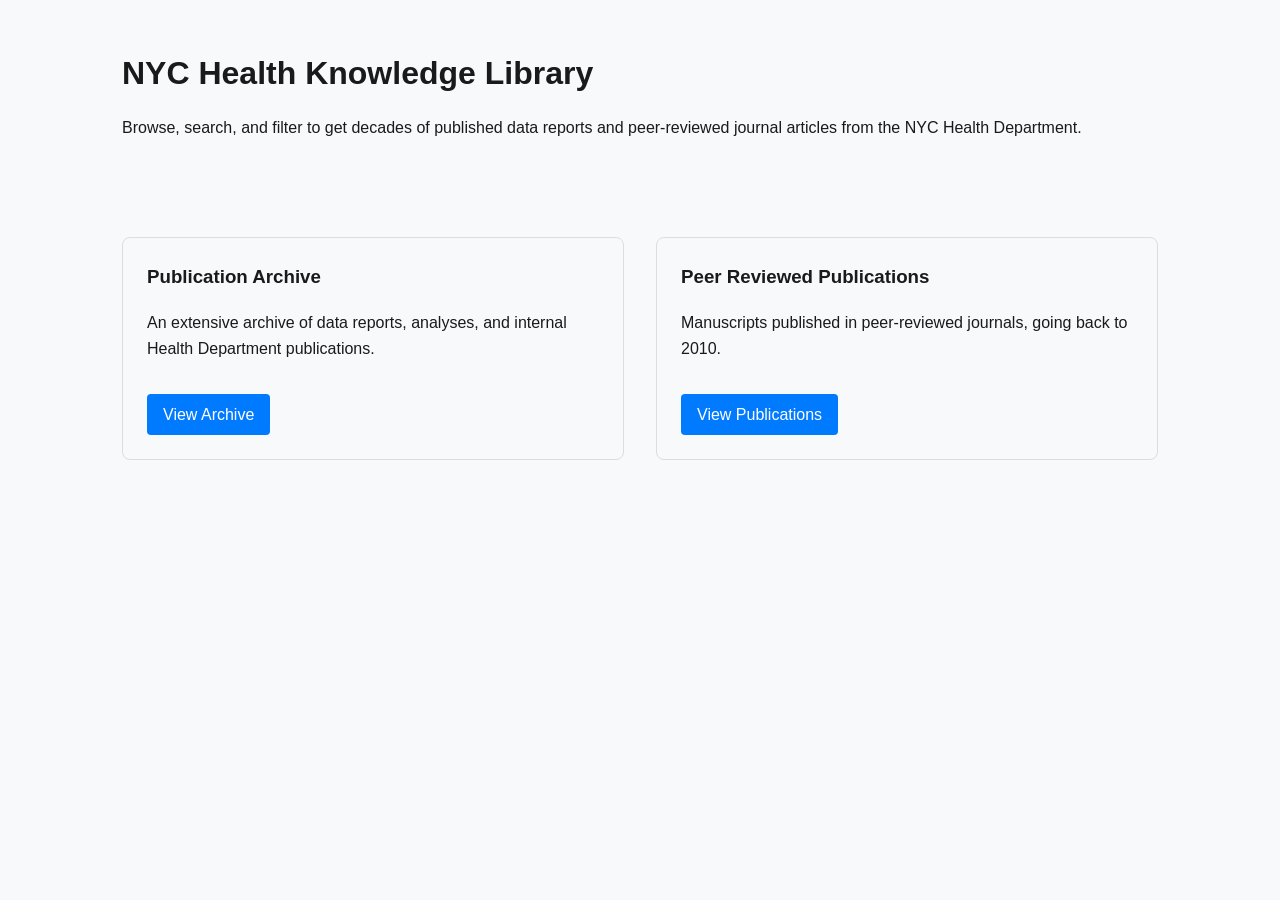
<file: index.html>
<!DOCTYPE html>
<html lang="en">
<head>
  <meta charset="UTF-8" />
  <meta name="viewport" content="width=device-width, initial-scale=1.0" />
  <title>NYC Health Knowledge Library:</title>
  <link rel="stylesheet" href="styles.css" />
  <style>
    .cards {
      display: grid;
      grid-template-columns: repeat(2, minmax(0, 1fr));
      gap: 2rem;
      width: 100%;
      max-width: 1100px;
      margin: 2rem auto 0;
    }
    .card {
      border: 1px solid #ddd;
      border-radius: 8px;
      padding: 1.5rem;
      text-align: left;
      transition: box-shadow 0.3s;
      width: 100%;
    }
    .card:hover {
      box-shadow: 0 4px 8px rgba(0,0,0,0.1);
    }
    .card h3 {
      margin-top: 0;
    }
    .card a {
      display: inline-block;
      margin-top: 1rem;
      padding: 0.5rem 1rem;
      background-color: #007bff;
      color: white;
      text-decoration: none;
      border-radius: 4px;
    }
    .card a:hover {
      background-color: #0056b3;
    }
    @media (max-width: 760px) {
      .cards {
        grid-template-columns: 1fr;
      }
    }
  </style>
</head>
<body>

<header>
  <h1>NYC Health Knowledge Library</h1>
  <p>Browse, search, and filter to get decades of published data reports and peer-reviewed journal articles from the NYC Health Department.</p>
</header>

<main>
  <div class="cards">
    <div class="card">
      <h3>Publication Archive</h3>
      <p>An extensive archive of data reports, analyses, and internal Health Department publications.</p>
      <a href="pdf.html">View Archive</a>
    </div>
    <div class="card">
      <h3>Peer Reviewed Publications</h3>
      <p>Manuscripts published in peer-reviewed journals, going back to 2010.</p>
      <a href="peer.html">View Publications</a>
    </div>
  </div>
</main>

</body>
</html>
</file>
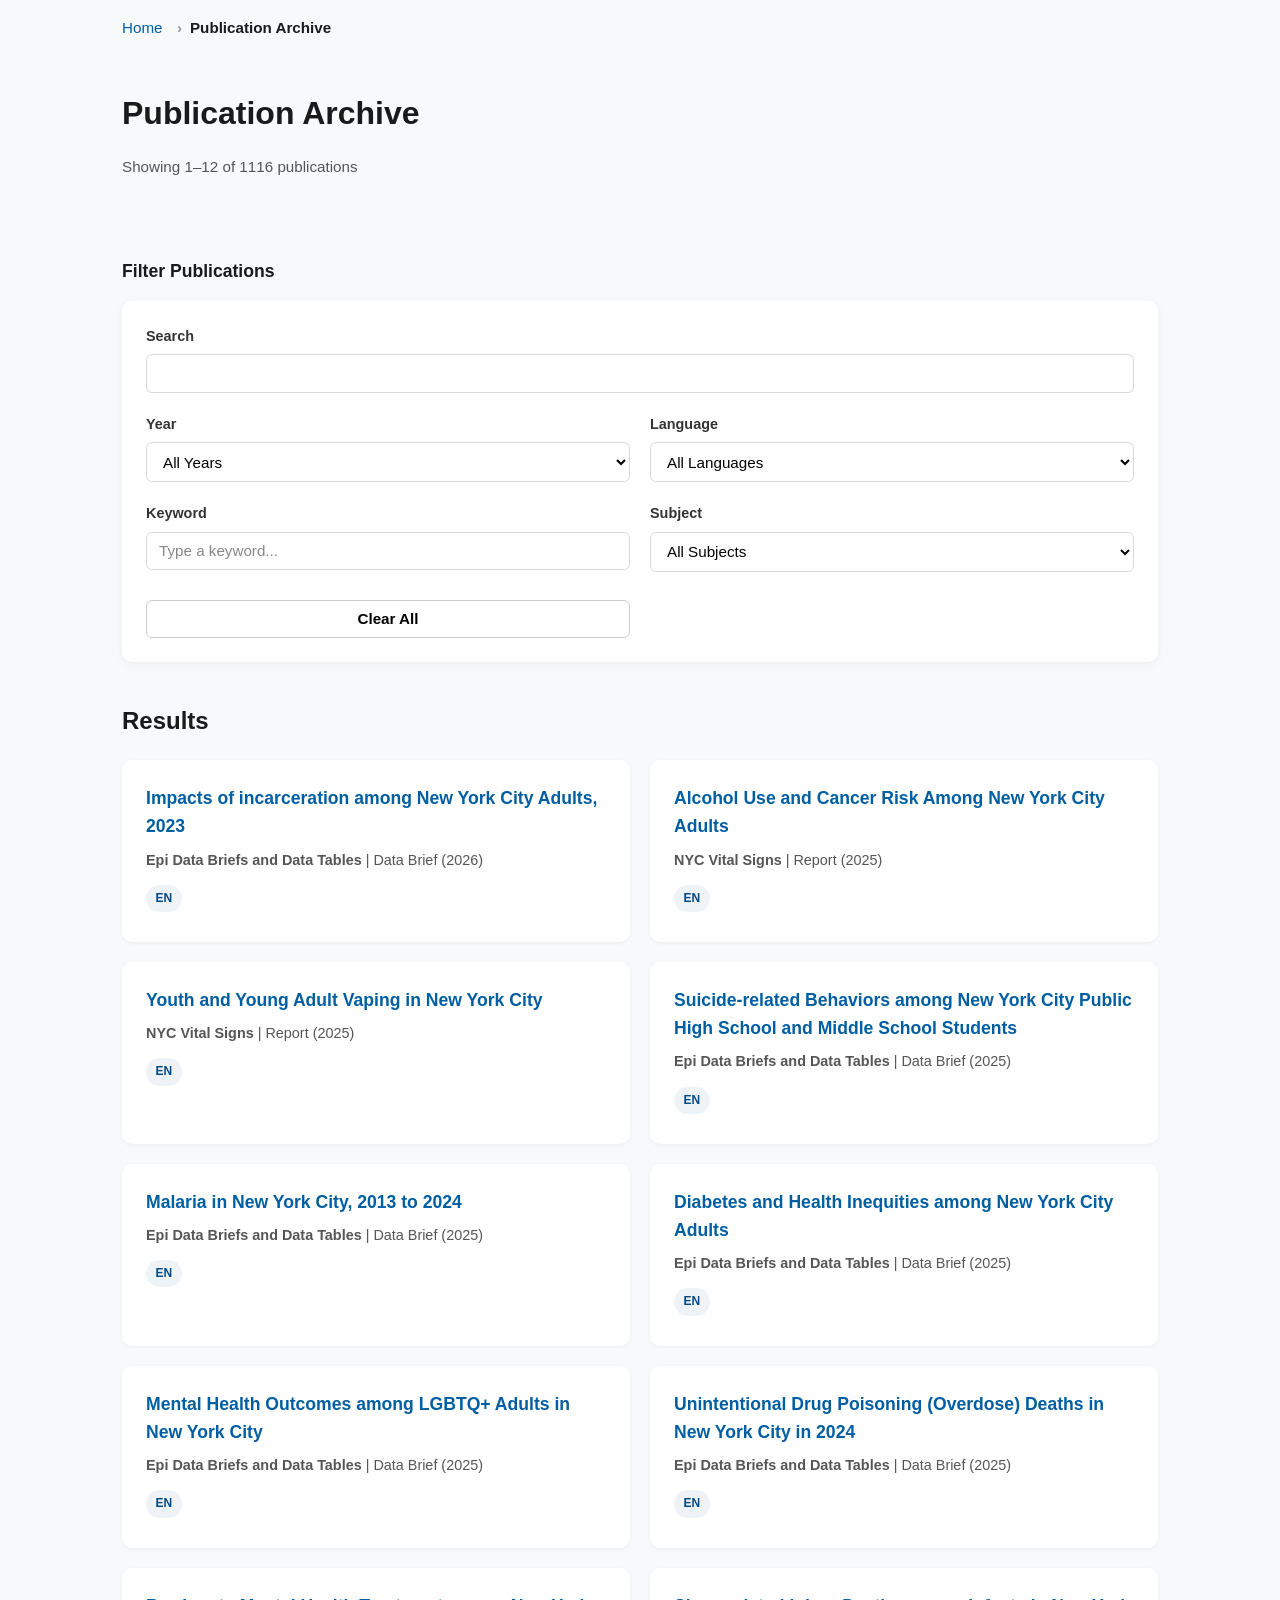
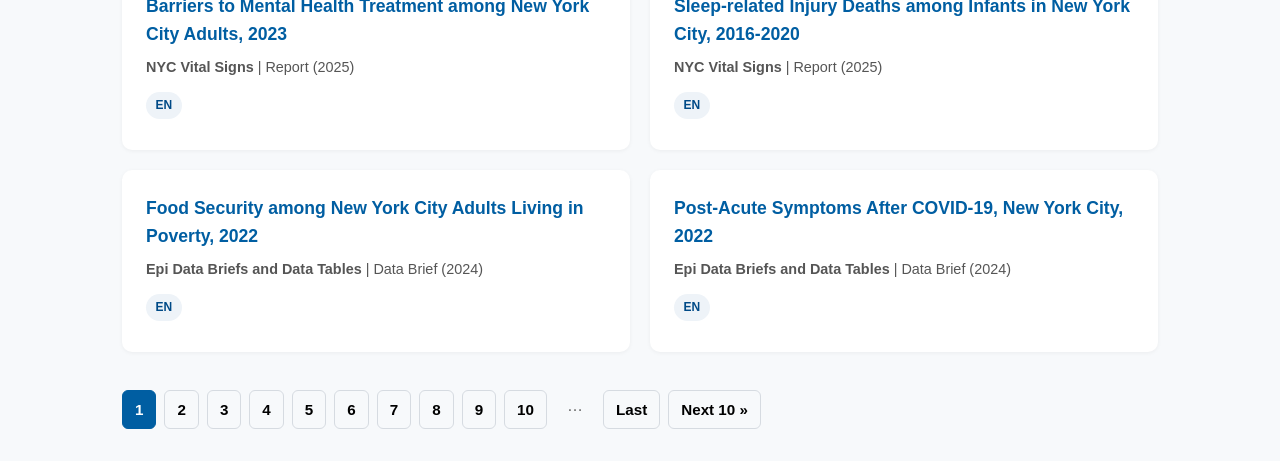
<file: pdf.html>
<!DOCTYPE html>
<html lang="en">
<head>
  <meta charset="UTF-8" />
  <meta name="viewport" content="width=device-width, initial-scale=1.0" />
  <title>NYC Health Knowledge Library: Publication Archive</title>
  <link rel="stylesheet" href="styles.css" />
</head>
<body>

<nav class="breadcrumbs" aria-label="Breadcrumb">
  <ol>
    <li><a href="index.html">Home</a></li>
    <li aria-current="page">Publication Archive</li>
  </ol>
</nav>

<header>
  <h1>Publication Archive</h1>
  <p id="results-count" aria-live="polite"></p>
</header>

<main>

  <!-- Filters -->
  <section aria-labelledby="filters-heading">
    <h2 id="filters-heading">Filter Publications</h2>

    <form id="filters">

      <label for="search-input">
        Search
        <input type="search" id="search-input" />
      </label>

      <label for="year-filter">
        Year
        <select id="year-filter">
          <option value="">All Years</option>
        </select>
      </label>

      <label for="language-filter">
        Language
        <select id="language-filter">
          <option value="">All Languages</option>
        </select>
      </label>

      <label for="keyword-filter">
        Keyword
        <input
          type="search"
          id="keyword-filter"
          placeholder="Type a keyword..."
        />
      </label>

      <label for="subject-filter">
        Subject
        <select id="subject-filter">
          <option value="">All Subjects</option>
        </select>
      </label>

      <button type="button" id="clear-filters">
        Clear All
      </button>

    </form>
  </section>

  <!-- Results -->
  <section aria-labelledby="results-heading">
    <h2 id="results-heading">Results</h2>

    <ul id="results-list"></ul>

    <nav aria-label="Pagination">
      <div id="pagination"></div>
    </nav>

  </section>

</main>

<script src="pdf.js"></script>
</body>
</html>
</file>
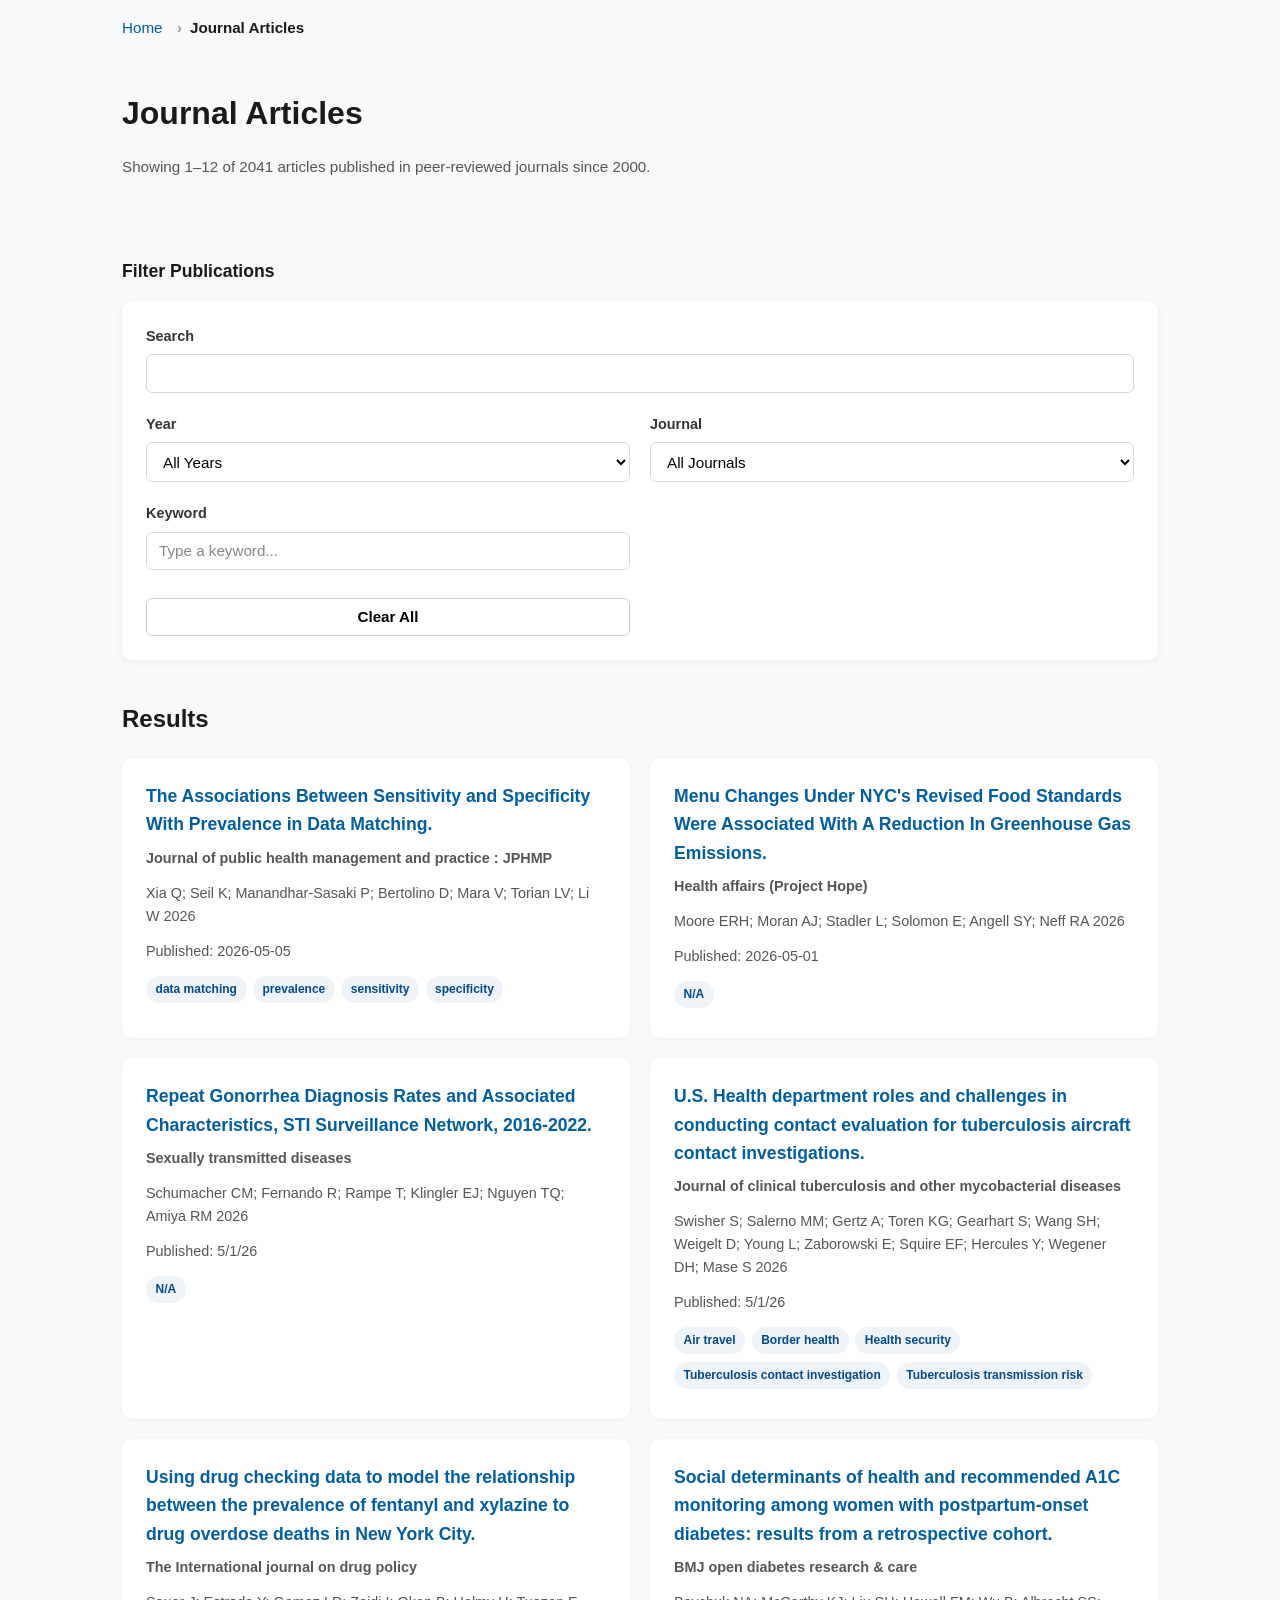
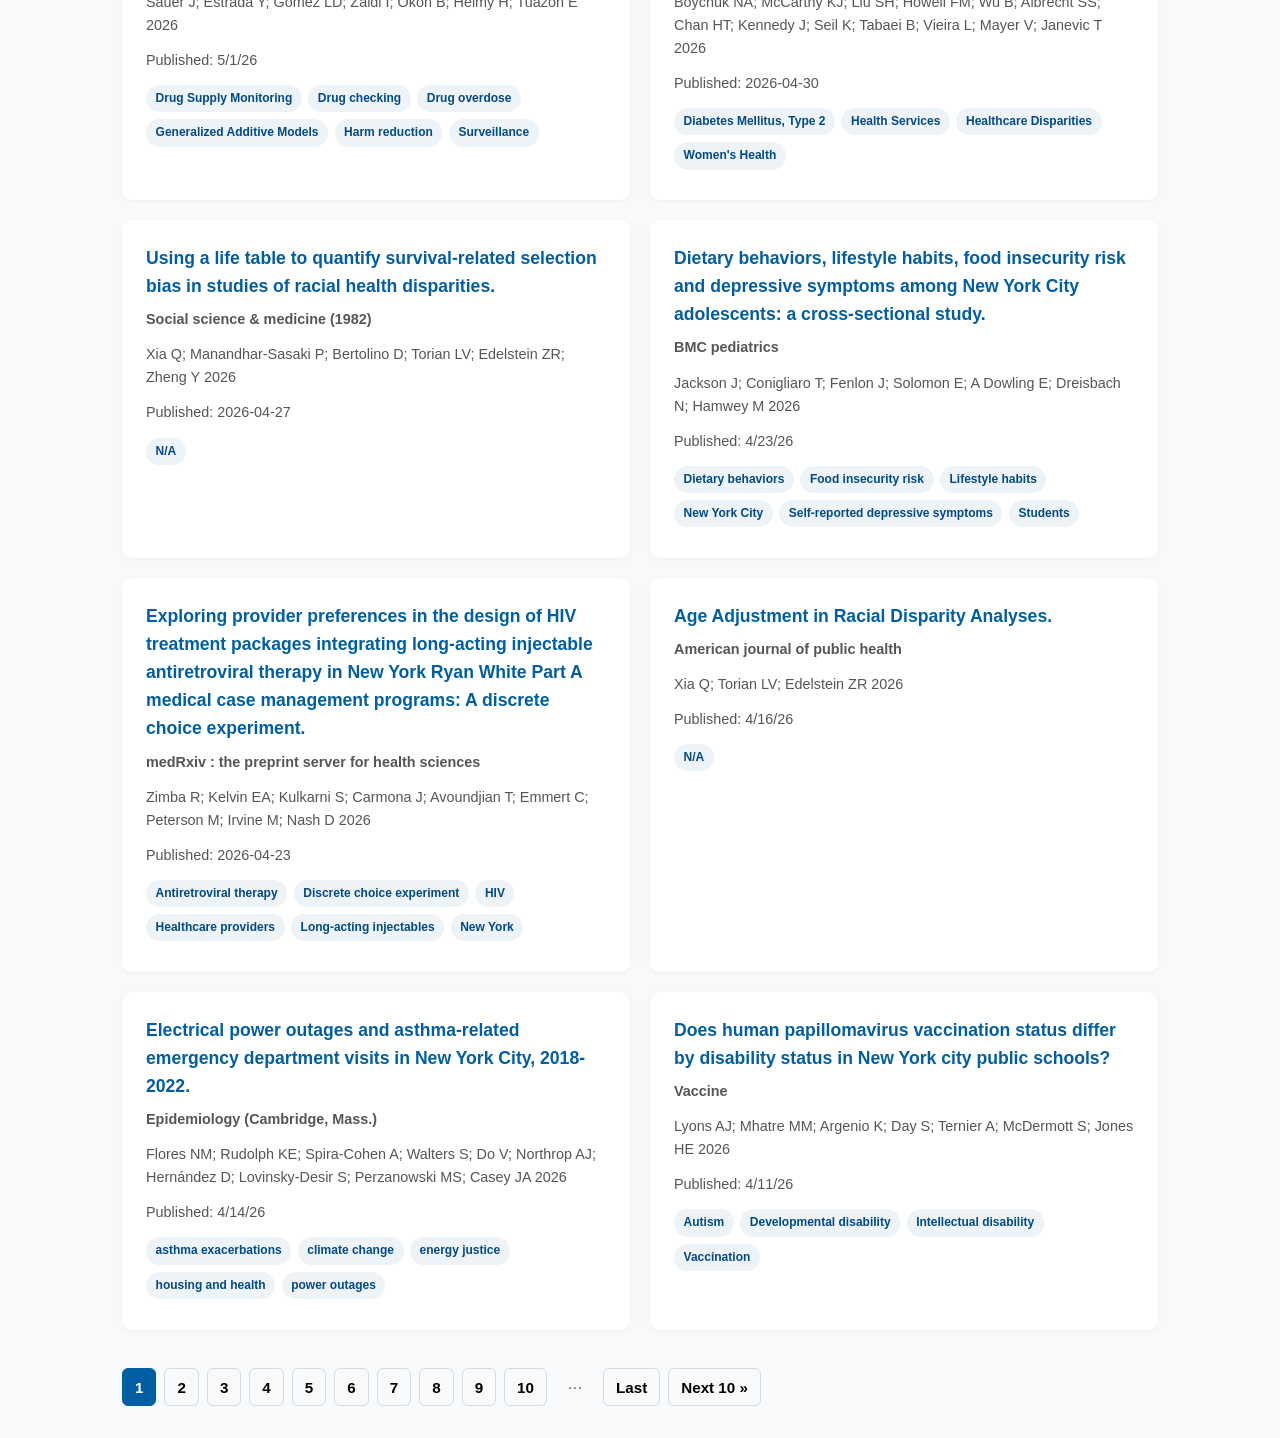
<file: peer.html>
<!DOCTYPE html>
<html lang="en">
<head>
  <meta charset="UTF-8" />
  <meta name="viewport" content="width=device-width, initial-scale=1.0" />
  <title>NYC Health Knowledge Library: Journal Articles</title>
  <link rel="stylesheet" href="styles.css" />
</head>
<body>

<nav class="breadcrumbs" aria-label="Breadcrumb">
  <ol>
    <li><a href="index.html">Home</a></li>
    <li aria-current="page">Journal Articles</li>
  </ol>
</nav>

<header>
  <h1>Journal Articles</h1>
  <p id="results-count" aria-live="polite"></p>
</header>

<main>

  <!-- Filters -->
  <section aria-labelledby="filters-heading">
    <h2 id="filters-heading">Filter Publications</h2>

    <form id="filters">

      <label for="search-input">
        Search
        <input type="search" id="search-input" />
      </label>

      <label for="year-filter">
        Year
        <select id="year-filter">
          <option value="">All Years</option>
        </select>
      </label>

      <label for="journal-filter">
        Journal
        <select id="journal-filter">
          <option value="">All Journals</option>
        </select>
      </label>

      <label for="keyword-filter">
        Keyword
        <input
          type="search"
          id="keyword-filter"
          placeholder="Type a keyword..."
        />
      </label>

      <button type="button" id="clear-filters">
        Clear All
      </button>

    </form>
  </section>

  <!-- Results -->
  <section aria-labelledby="results-heading">
    <h2 id="results-heading">Results</h2>

    <ul id="results-list"></ul>

    <nav aria-label="Pagination">
      <div id="pagination"></div>
    </nav>

  </section>

</main>

<script src="peer.js"></script>
</body>
</html>
</file>
<file: styles.css>
/* =========================
   Base Reset
========================= */
* {
  box-sizing: border-box;
}

body {
  font-family: -apple-system, BlinkMacSystemFont, "Segoe UI", Roboto, sans-serif;
  margin: 0;
  background: #f7f9fb;
  color: #1a1a1a;
  line-height: 1.6;
}

/* =========================
   Layout Container
========================= */
header,
main {
  max-width: 1100px;
  margin: 0 auto;
  padding: 2rem;
}

/* =========================
   Header
========================= */
.breadcrumbs {
  max-width: 1100px;
  margin: 0 auto;
  padding: 1rem 2rem 0;
}

.breadcrumbs ol {
  list-style: none;
  display: flex;
  flex-wrap: wrap;
  gap: 0.4rem;
  margin: 0;
  padding: 0;
  font-size: 0.95rem;
  color: #555;
}

.breadcrumbs li {
  display: flex;
  align-items: center;
}

.breadcrumbs li + li::before {
  content: "›";
  margin: 0 0.5rem;
  color: #999;
}

.breadcrumbs a {
  color: #005ea2;
  text-decoration: none;
}

.breadcrumbs a:hover {
  text-decoration: underline;
}

.breadcrumbs [aria-current="page"] {
  color: #1a1a1a;
  font-weight: 600;
}

header {
  padding-top: 3rem;
  padding-bottom: 1rem;
}

h1 {
  margin: 0 0 0.5rem 0;
  font-size: 2rem;
}

#results-count {
  color: #555;
  font-size: 0.95rem;
}

/* =========================
   Filter Section
========================= */

#filters-heading {
  margin-bottom: 1rem;
  font-size: 1.1rem;
}

#filters {
  display: grid;
  grid-template-columns: repeat(2, minmax(0, 1fr));
  gap: 1.25rem;
  margin-bottom: 2.5rem;
  padding: 1.5rem;
  background: white;
  border-radius: 10px;
  box-shadow: 0 2px 8px rgba(0,0,0,0.05);
  align-items: start;
}

/* Search spans full width */
#filters label:first-child {
  grid-column: 1 / -1;
}

/* Prevent grid overflow */
#filters label {
  min-width: 0;
  display: flex;
  flex-direction: column;
  font-weight: 600;
  font-size: 0.9rem;
  color: #333;
}

/* Form Controls */
input,
select,
button {
  margin-top: 0.4rem;
  padding: 0.6rem 0.75rem;
  border: 1px solid #d6dbe1;
  border-radius: 6px;
  font-size: 0.95rem;
  background: #fff;
}

#filters input,
#filters select {
  width: 100%;
  min-width: 0;
}

input::placeholder {
  color: #888;
}

button {
  font-weight: 600;
  cursor: pointer;
  background: transparent;
}

button:hover {
  background: #eef3f8;
}

/* Clear button full width */
#clear-filters {
  grid-column: 1 / 1;
  align-self: start;
  margin-top: 0.5rem;
  border: 1px solid #ccc;
}

/* Focus Styles */
input:focus,
select:focus,
button:focus {
  outline: none;
  border-color: #005ea2;
  box-shadow: 0 0 0 2px rgba(0,94,162,0.15);
}

/* =========================
   Results Section
========================= */

#results-list {
  list-style: none;
  padding: 0;
  display: grid;
  gap: 1.25rem;
}

/* Card */
.result-item {
  background: white;
  padding: 1.5rem;
  border-radius: 10px;
  box-shadow: 0 1px 4px rgba(0,0,0,0.05);
  transition: transform 0.1s ease, box-shadow 0.1s ease;
  animation: fadeIn 0.15s ease;
}

.result-item:hover {
  transform: translateY(-2px);
  box-shadow: 0 4px 12px rgba(0,0,0,0.08);
}

/* Title */
.result-item h3 {
  margin: 0 0 0.5rem 0;
  font-size: 1.1rem;
}

.result-item a {
  text-decoration: none;
  color: #005ea2;
}

.result-item a:hover {
  text-decoration: underline;
}

/* Meta */
.result-item p {
  margin: 0 0 0.75rem 0;
  font-size: 0.9rem;
  color: #555;
}

/* Badges */
.badge {
  display: inline-block;
  background: #eef3f8;
  color: #004a87;
  padding: 0.25rem 0.6rem;
  margin-right: 0.4rem;
  margin-bottom: 0.4rem;
  font-size: 0.75rem;
  font-weight: 600;
  border-radius: 999px;
}

/* =========================
   Pagination
========================= */

#pagination {
  margin-top: 2rem;
  display: flex;
  gap: 0.5rem;
  flex-wrap: wrap;
}

#pagination button.active-page {
  background: #005ea2;
  color: white;
  border-color: #005ea2;
}

#pagination span {
  padding: 0.6rem 0.75rem;
  color: #666;
}

/* =========================
   Animation
========================= */

@keyframes fadeIn {
  from { opacity: 0; transform: translateY(4px); }
  to { opacity: 1; transform: translateY(0); }
}

/* =========================
   Responsive
========================= */

@media (max-width: 720px) {
  #filters {
    grid-template-columns: 1fr;
  }
}

@media (min-width: 900px) {
  #results-list {
    grid-template-columns: repeat(2, 1fr);
  }
}
</file>
